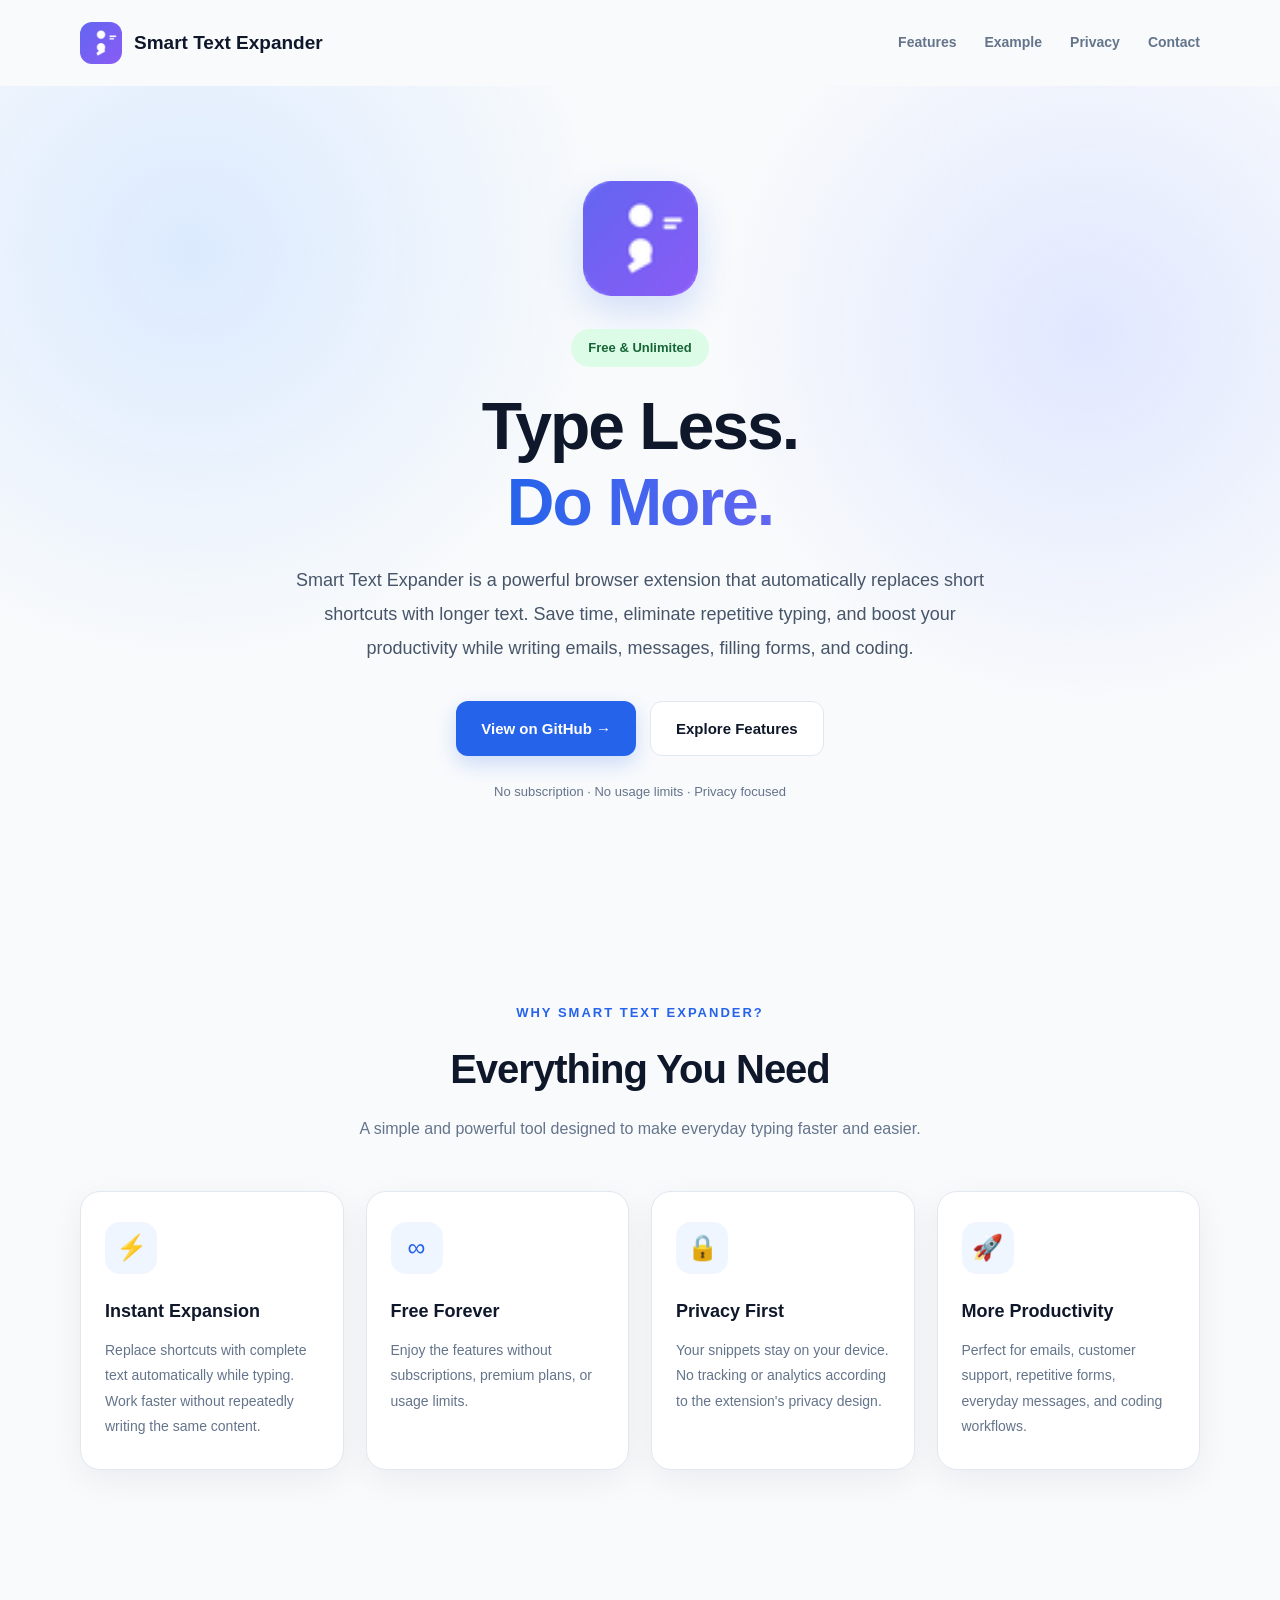
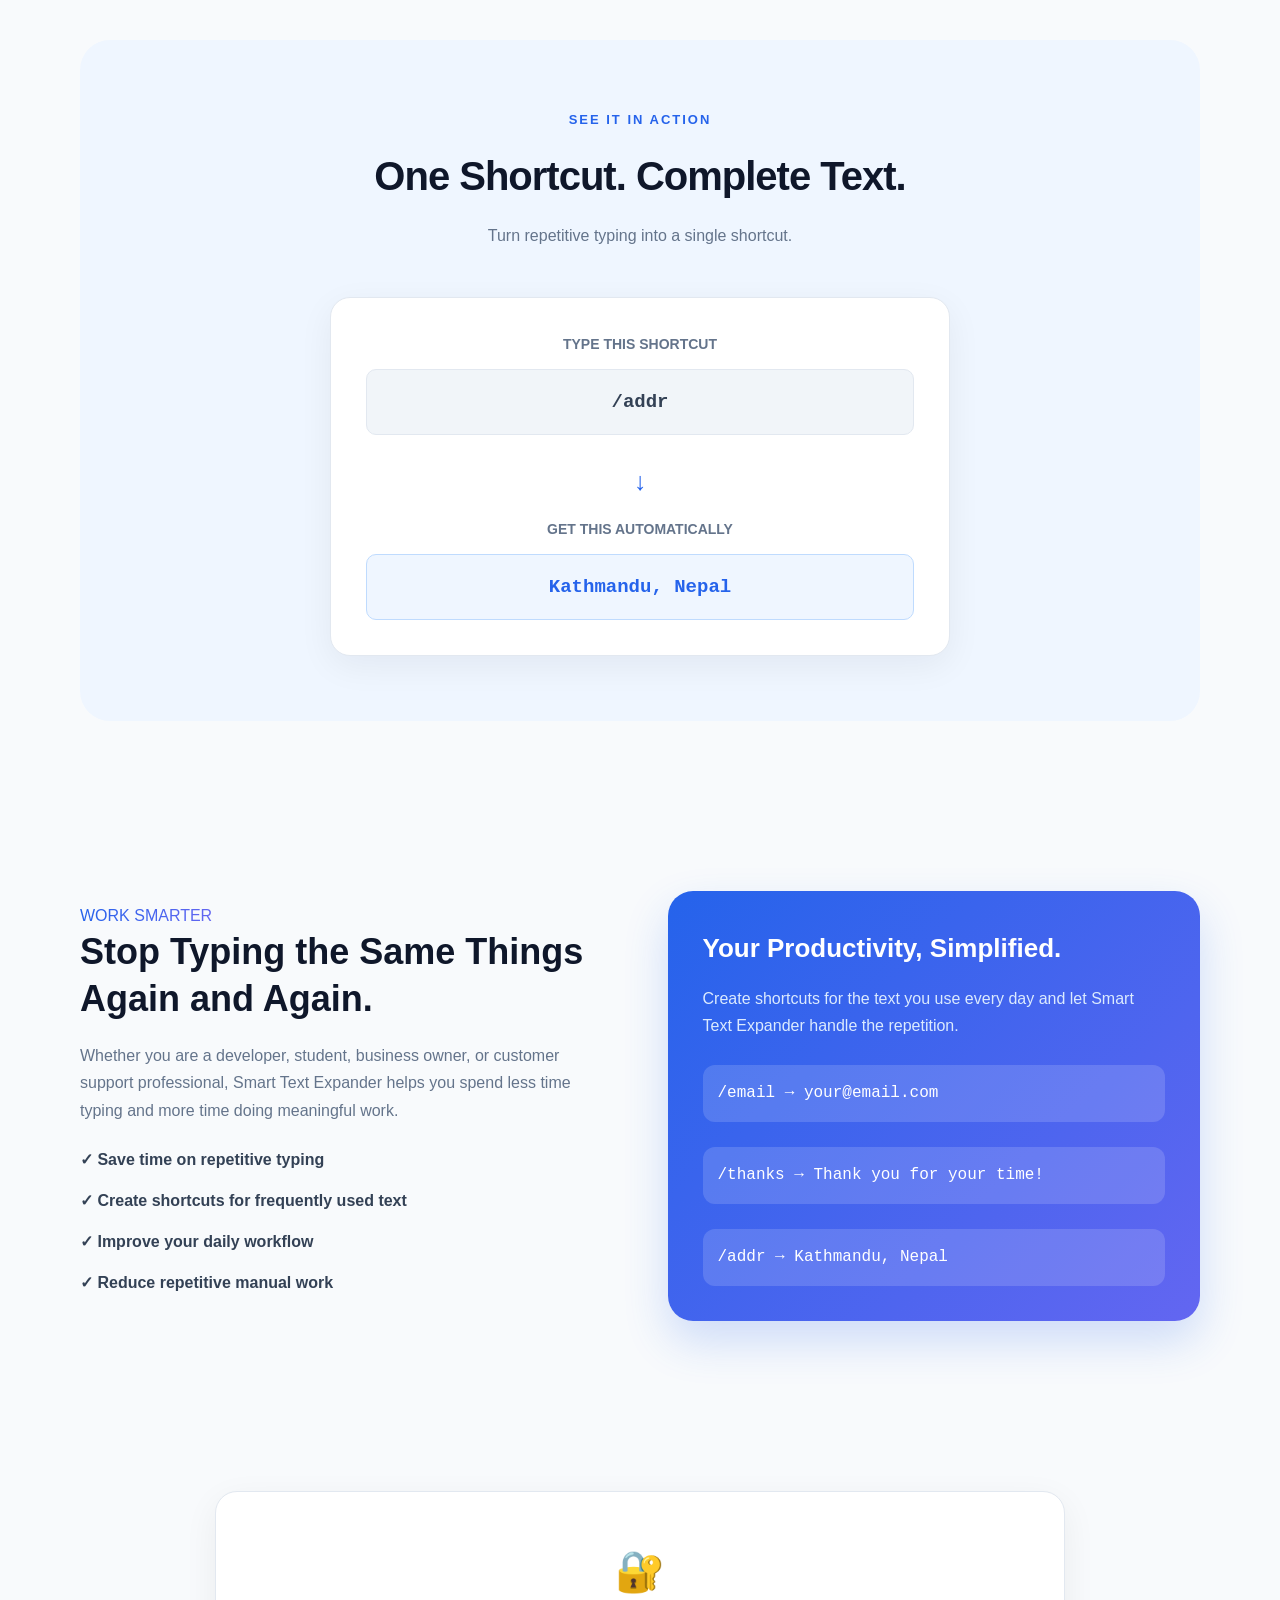
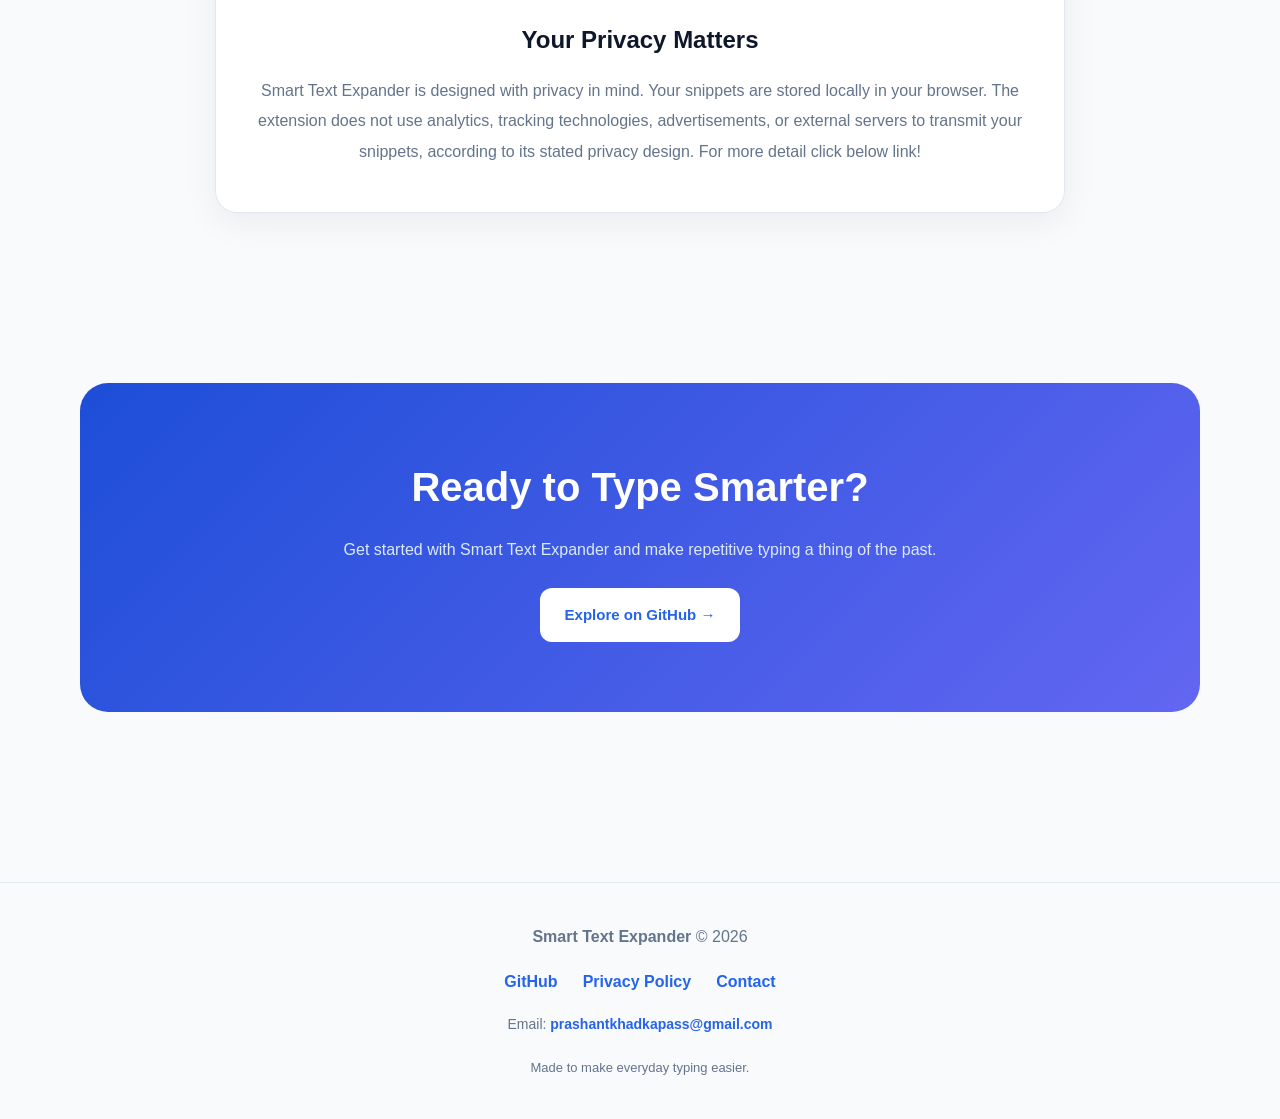
<file: index.html>
<!DOCTYPE html>
<html lang="en">
<head>
    <meta charset="UTF-8">
    <meta name="viewport" content="width=device-width, initial-scale=1.0">

    <title>Smart Text Expander - Type Less, Do More</title>

    <meta name="description" content="Smart Text Expander is a free browser extension that automatically replaces shortcuts with longer text. Save time and boost productivity.">
    <meta name="keywords" content="Smart Text Expander, text expansion, browser extension, productivity, shortcuts">
    <meta name="author" content="Prashant Khadka">
    <meta name="theme-color" content="#f8faff">

    <link rel="icon" type="image/png" sizes="48x48" href="icon48.png">
    <link rel="icon" type="image/png" sizes="128x128" href="icon128.png">

    <style>
        :root {
            --primary: #2563eb;
            --primary-dark: #1d4ed8;
            --secondary: #6366f1;
            --text: #0f172a;
            --muted: #64748b;
            --background: #f8fafc;
            --white: #ffffff;
            --border: #e2e8f0;
            --radius: 20px;
            --shadow: 0 10px 35px rgba(15, 23, 42, 0.06);
        }

        * {
            margin: 0;
            padding: 0;
            box-sizing: border-box;
        }

        html {
            scroll-behavior: smooth;
        }

        body {
            font-family: Inter, "Segoe UI", Arial, sans-serif;
            background: var(--background);
            color: var(--text);
            line-height: 1.7;
            -webkit-font-smoothing: antialiased;
        }

        a {
            text-decoration: none;
        }

        .container {
            width: min(1120px, 90%);
            margin: auto;
        }

        /* Navigation */

        .navbar {
            display: flex;
            justify-content: space-between;
            align-items: center;
            padding: 22px 0;
        }

        .brand {
            display: flex;
            align-items: center;
            gap: 12px;
            font-size: 19px;
            font-weight: 800;
            color: var(--text);
        }

        .brand img {
            width: 42px;
            height: 42px;
            border-radius: 12px;
        }

        .nav-links {
            display: flex;
            align-items: center;
            gap: 28px;
        }

        .nav-links a {
            color: var(--muted);
            font-size: 14px;
            font-weight: 600;
            transition: .2s;
        }

        .nav-links a:hover {
            color: var(--primary);
        }

        /* Buttons */

        .btn {
            display: inline-flex;
            align-items: center;
            justify-content: center;
            gap: 9px;
            padding: 14px 25px;
            border-radius: 12px;
            font-weight: 700;
            font-size: 15px;
            transition: .25s ease;
            cursor: pointer;
        }

        .btn-primary {
            background: var(--primary);
            color: white;
            box-shadow: 0 8px 20px rgba(37, 99, 235, .2);
        }

        .btn-primary:hover {
            background: var(--primary-dark);
            transform: translateY(-3px);
        }

        .btn-outline {
            border: 1px solid var(--border);
            color: var(--text);
            background: white;
        }

        .btn-outline:hover {
            border-color: var(--primary);
            color: var(--primary);
            transform: translateY(-3px);
        }

        /* Hero */

        .hero {
            text-align: center;
            padding: 95px 20px 110px;
            background:
                radial-gradient(circle at 15% 20%, #dbeafe 0, transparent 32%),
                radial-gradient(circle at 85% 30%, #e0e7ff 0, transparent 30%);
            border-radius: 0 0 35px 35px;
        }

        .hero-logo {
            width: 115px;
            height: 115px;
            object-fit: cover;
            border-radius: 28px;
            margin-bottom: 25px;
            box-shadow: 0 15px 35px rgba(37, 99, 235, .18);
        }

        .badge {
            display: inline-block;
            padding: 8px 17px;
            background: #dcfce7;
            color: #166534;
            border-radius: 50px;
            font-size: 13px;
            font-weight: 800;
            margin-bottom: 22px;
        }

        .hero h1 {
            font-size: clamp(38px, 6vw, 66px);
            line-height: 1.15;
            letter-spacing: -2px;
            font-weight: 850;
            margin-bottom: 22px;
        }

        .gradient-text {
            background: linear-gradient(90deg, #2563eb, #6366f1);
            -webkit-background-clip: text;
            background-clip: text;
            color: transparent;
        }

        .hero p {
            max-width: 720px;
            margin: auto;
            color: #475569;
            font-size: 18px;
            line-height: 1.9;
        }

        .hero-buttons {
            display: flex;
            justify-content: center;
            gap: 14px;
            flex-wrap: wrap;
            margin-top: 35px;
        }

        .hero-note {
            margin-top: 25px;
            font-size: 13px;
            color: var(--muted);
        }

        /* General sections */

        .section {
            padding: 85px 0;
        }

        .section-heading {
            text-align: center;
            margin-bottom: 48px;
        }

        .section-heading span {
            color: var(--primary);
            font-weight: 800;
            font-size: 13px;
            text-transform: uppercase;
            letter-spacing: 2px;
        }

        .section-heading h2 {
            font-size: clamp(28px, 4vw, 40px);
            margin-top: 10px;
            letter-spacing: -1px;
        }

        .section-heading p {
            color: var(--muted);
            margin-top: 12px;
        }

        /* Features */

        .features {
            display: grid;
            grid-template-columns: repeat(4, 1fr);
            gap: 22px;
        }

        .card {
            background: var(--white);
            padding: 30px 24px;
            border: 1px solid var(--border);
            border-radius: var(--radius);
            box-shadow: var(--shadow);
            transition: .3s ease;
        }

        .card:hover {
            transform: translateY(-7px);
            box-shadow: 0 18px 40px rgba(15, 23, 42, .09);
        }

        .feature-icon {
            width: 52px;
            height: 52px;
            display: flex;
            align-items: center;
            justify-content: center;
            background: #eff6ff;
            color: var(--primary);
            border-radius: 15px;
            font-size: 25px;
            margin-bottom: 22px;
        }

        .card h3 {
            font-size: 18px;
            margin-bottom: 12px;
        }

        .card p {
            font-size: 14px;
            color: var(--muted);
            line-height: 1.8;
        }

        /* Example */

        .example-section {
            background: #eff6ff;
            border-radius: 30px;
            padding: 65px 25px;
            text-align: center;
        }

        .example-box {
            max-width: 620px;
            margin: 35px auto 0;
            background: white;
            border: 1px solid var(--border);
            border-radius: 20px;
            padding: 35px;
            box-shadow: var(--shadow);
        }

        .example-label {
            color: var(--muted);
            font-size: 14px;
            font-weight: 700;
        }

        .code {
            background: #f1f5f9;
            padding: 16px;
            margin: 12px 0 25px;
            border-radius: 10px;
            font-family: Consolas, monospace;
            font-size: 19px;
            font-weight: 700;
            color: #334155;
            border: 1px solid var(--border);
        }

        .code.result {
            background: #eff6ff;
            border-color: #bfdbfe;
            color: var(--primary);
            margin-bottom: 0;
        }

        .arrow {
            color: var(--primary);
            font-size: 25px;
            margin-bottom: 15px;
        }

        /* Benefits */

        .benefits {
            display: grid;
            grid-template-columns: 1fr 1fr;
            align-items: center;
            gap: 55px;
        }

        .benefit-content h2 {
            font-size: 36px;
            line-height: 1.3;
            margin-bottom: 20px;
        }

        .benefit-content p {
            color: var(--muted);
            margin-bottom: 22px;
        }

        .benefit-list {
            list-style: none;
        }

        .benefit-list li {
            margin: 14px 0;
            color: #334155;
            font-weight: 600;
        }

        .benefit-visual {
            padding: 35px;
            background: linear-gradient(135deg, #2563eb, #6366f1);
            border-radius: 25px;
            color: white;
            box-shadow: 0 20px 45px rgba(37, 99, 235, .2);
        }

        .benefit-visual h3 {
            font-size: 26px;
            margin-bottom: 15px;
        }

        .benefit-visual p {
            color: #dbeafe;
        }

        .mini-snippet {
            margin-top: 25px;
            padding: 15px;
            border-radius: 12px;
            background: rgba(255,255,255,.15);
            font-family: Consolas, monospace;
        }

        /* Privacy */

        .privacy-box {
            max-width: 850px;
            margin: auto;
            padding: 45px 35px;
            text-align: center;
            background: white;
            border: 1px solid var(--border);
            border-radius: 22px;
            box-shadow: var(--shadow);
        }

        .privacy-icon {
            font-size: 40px;
            margin-bottom: 15px;
        }

        .privacy-box h2 {
            margin-bottom: 15px;
        }

        .privacy-box p {
            color: var(--muted);
            line-height: 1.9;
        }

        /* CTA */

        .cta {
            text-align: center;
            padding: 70px 25px;
            background: linear-gradient(135deg, #1d4ed8, #6366f1);
            color: white;
            border-radius: 28px;
        }

        .cta h2 {
            font-size: clamp(28px, 4vw, 40px);
            margin-bottom: 15px;
        }

        .cta p {
            color: #dbeafe;
            margin-bottom: 25px;
        }

        .cta .btn {
            background: white;
            color: var(--primary);
        }

        .cta .btn:hover {
            transform: translateY(-3px);
        }

        /* Footer */

        .footer {
            margin-top: 85px;
            padding: 40px 20px;
            border-top: 1px solid var(--border);
            text-align: center;
            color: var(--muted);
        }

        .footer a {
            color: var(--primary);
            font-weight: 700;
        }

        .footer a:hover {
            text-decoration: underline;
        }

        .footer-links {
            display: flex;
            justify-content: center;
            flex-wrap: wrap;
            gap: 25px;
            margin: 18px 0;
        }

        .contact {
            margin-top: 15px;
            font-size: 14px;
        }

        /* Responsive */

        @media(max-width: 900px) {
            .features {
                grid-template-columns: repeat(2, 1fr);
            }

            .benefits {
                grid-template-columns: 1fr;
            }
        }

        @media(max-width: 600px) {
            .navbar {
                flex-direction: column;
                gap: 18px;
            }

            .nav-links {
                gap: 17px;
                flex-wrap: wrap;
                justify-content: center;
            }

            .hero {
                padding: 65px 15px 75px;
            }

            .hero h1 {
                letter-spacing: -1px;
            }

            .hero p {
                font-size: 15px;
            }

            .features {
                grid-template-columns: 1fr;
            }

            .section {
                padding: 60px 0;
            }

            .example-box {
                padding: 25px 18px;
            }

            .benefit-content h2 {
                font-size: 29px;
            }

            .privacy-box {
                padding: 30px 20px;
            }

            .footer-links {
                gap: 15px;
            }
        }

        /* Reduced motion accessibility */

        @media(prefers-reduced-motion: reduce) {
            *,
            *::before,
            *::after {
                scroll-behavior: auto !important;
                transition-duration: .01ms !important;
                animation-duration: .01ms !important;
            }
        }
    </style>
</head>

<body>

    <!-- Navigation -->

    <div class="container">
        <nav class="navbar" aria-label="Main navigation">

            <a href="#" class="brand">
                <img src="icon48.png" alt="" width="48"
            height="48" >
                Smart Text Expander
            </a>

            <div class="nav-links">
                <a href="#features">Features</a>
                <a href="#example">Example</a>
                <a href="#privacy">Privacy</a>
                <a href="#contact">Contact</a>
            </div>

        </nav>
    </div>

    <!-- Hero -->

    <header class="hero">

        <img
            src="icon48.png"
            alt="Smart Text Expander logo"
            class="hero-logo"
            width="48"
            height="48"
        >

        <div>
            <span class="badge">Free & Unlimited</span>
        </div>

        <h1>
            Type Less.<br>
            <span class="gradient-text">Do More.</span>
        </h1>

        <p>
            Smart Text Expander is a powerful browser extension
            that automatically replaces short shortcuts with
            longer text. Save time, eliminate repetitive typing,
            and boost your productivity while writing emails,
            messages, filling forms, and coding.
        </p>

        <div class="hero-buttons">

            <a
                class="btn btn-primary"
                href="https://github.com/Prasaint/Smart-Text-Expander"
                target="_blank"
                rel="noopener noreferrer"
            >
                View on GitHub →
            </a>

            <a href="#features" class="btn btn-outline">
                Explore Features
            </a>

        </div>

        <div class="hero-note">
            No subscription · No usage limits · Privacy focused
        </div>

    </header>

    <main class="container">

        <!-- Features -->

        <section class="section" id="features">

            <div class="section-heading">
                <span>Why Smart Text Expander?</span>
                <h2>Everything You Need</h2>
                <p>
                    A simple and powerful tool designed to make
                    everyday typing faster and easier.
                </p>
            </div>

            <div class="features">

                <article class="card">
                    <div class="feature-icon">⚡</div>
                    <h3>Instant Expansion</h3>
                    <p>
                        Replace shortcuts with complete text
                        automatically while typing. Work faster
                        without repeatedly writing the same content.
                    </p>
                </article>

                <article class="card">
                    <div class="feature-icon">∞</div>
                    <h3>Free Forever</h3>
                    <p>
                        Enjoy the features without subscriptions,
                        premium plans, or usage limits.
                    </p>
                </article>

                <article class="card">
                    <div class="feature-icon">🔒</div>
                    <h3>Privacy First</h3>
                    <p>
                        Your snippets stay on your device.
                        No tracking or analytics according to
                        the extension's privacy design.
                    </p>
                </article>

                <article class="card">
                    <div class="feature-icon">🚀</div>
                    <h3>More Productivity</h3>
                    <p>
                        Perfect for emails, customer support,
                        repetitive forms, everyday messages,
                        and coding workflows.
                    </p>
                </article>

            </div>

        </section>

        <!-- Example -->

        <section class="section" id="example">

            <div class="example-section">

                <div class="section-heading">
                    <span>See It In Action</span>
                    <h2>One Shortcut. Complete Text.</h2>
                    <p>
                        Turn repetitive typing into a single shortcut.
                    </p>
                </div>

                <div class="example-box">

                    <div class="example-label">
                        TYPE THIS SHORTCUT
                    </div>

                    <div class="code">
                        /addr
                    </div>

                    <div class="arrow">↓</div>

                    <div class="example-label">
                        GET THIS AUTOMATICALLY
                    </div>

                    <div class="code result">
                        Kathmandu, Nepal
                    </div>

                </div>

            </div>

        </section>

        <!-- Benefits -->

        <section class="section">

            <div class="benefits">

                <div class="benefit-content">

                    <span class="gradient-text">
                        WORK SMARTER
                    </span>

                    <h2>
                        Stop Typing the Same Things Again and Again.
                    </h2>

                    <p>
                        Whether you are a developer, student,
                        business owner, or customer support
                        professional, Smart Text Expander helps
                        you spend less time typing and more time
                        doing meaningful work.
                    </p>

                    <ul class="benefit-list">
                        <li>✓ Save time on repetitive typing</li>
                        <li>✓ Create shortcuts for frequently used text</li>
                        <li>✓ Improve your daily workflow</li>
                        <li>✓ Reduce repetitive manual work</li>
                    </ul>

                </div>

                <div class="benefit-visual">

                    <h3>Your Productivity, Simplified.</h3>

                    <p>
                        Create shortcuts for the text you use
                        every day and let Smart Text Expander
                        handle the repetition.
                    </p>

                    <div class="mini-snippet">
                        /email → your@email.com
                    </div>

                    <div class="mini-snippet">
                        /thanks → Thank you for your time!
                    </div>

                    <div class="mini-snippet">
                        /addr → Kathmandu, Nepal
                    </div>

                </div>

            </div>

        </section>

        <!-- Privacy -->

        <section class="section" id="privacy">

            <div class="privacy-box">

                <div class="privacy-icon">🔐</div>

                <h2>Your Privacy Matters</h2>

                <p>
                    Smart Text Expander is designed with privacy
                    in mind. Your snippets are stored locally
                    in your browser. The extension does not use
                    analytics, tracking technologies, advertisements,
                    or external servers to transmit your snippets,
                    according to its stated privacy design. For more detail click below link!
                </p>

            </div>

        </section>

        <!-- CTA -->

        <section class="section">

            <div class="cta">

                <h2>Ready to Type Smarter?</h2>

                <p>
                    Get started with Smart Text Expander
                    and make repetitive typing a thing of the past.
                </p>

                <a
                    href="https://github.com/Prasaint/Smart-Text-Expander"
                    target="_blank"
                    rel="noopener noreferrer"
                    class="btn"
                >
                    Explore on GitHub →
                </a>

            </div>

        </section>

    </main>

    <!-- Footer -->

    <footer class="footer" id="contact">

        <p>
            <strong>Smart Text Expander</strong> ©
            <span id="year">2026</span>
        </p>

        <div class="footer-links">

            <a
                href="https://github.com/Prasaint/Smart-Text-Expander"
                target="_blank"
                rel="noopener noreferrer"
            >
                GitHub
            </a>

            <a href="privacy-policy.html">
                Privacy Policy
            </a>

            <a href="mailto:prashantkhadkapass@gmail.com">
                Contact
            </a>

        </div>

        <div class="contact">
            Email:
            <a href="mailto:prashantkhadkapass@gmail.com">
                prashantkhadkapass@gmail.com
            </a>
        </div>

        <p style="margin-top:20px;font-size:13px;">
            Made to make everyday typing easier.
        </p>

    </footer>

    <script>
        document.getElementById("year").textContent =
            new Date().getFullYear();
    </script>

</body>
</html>
</file>
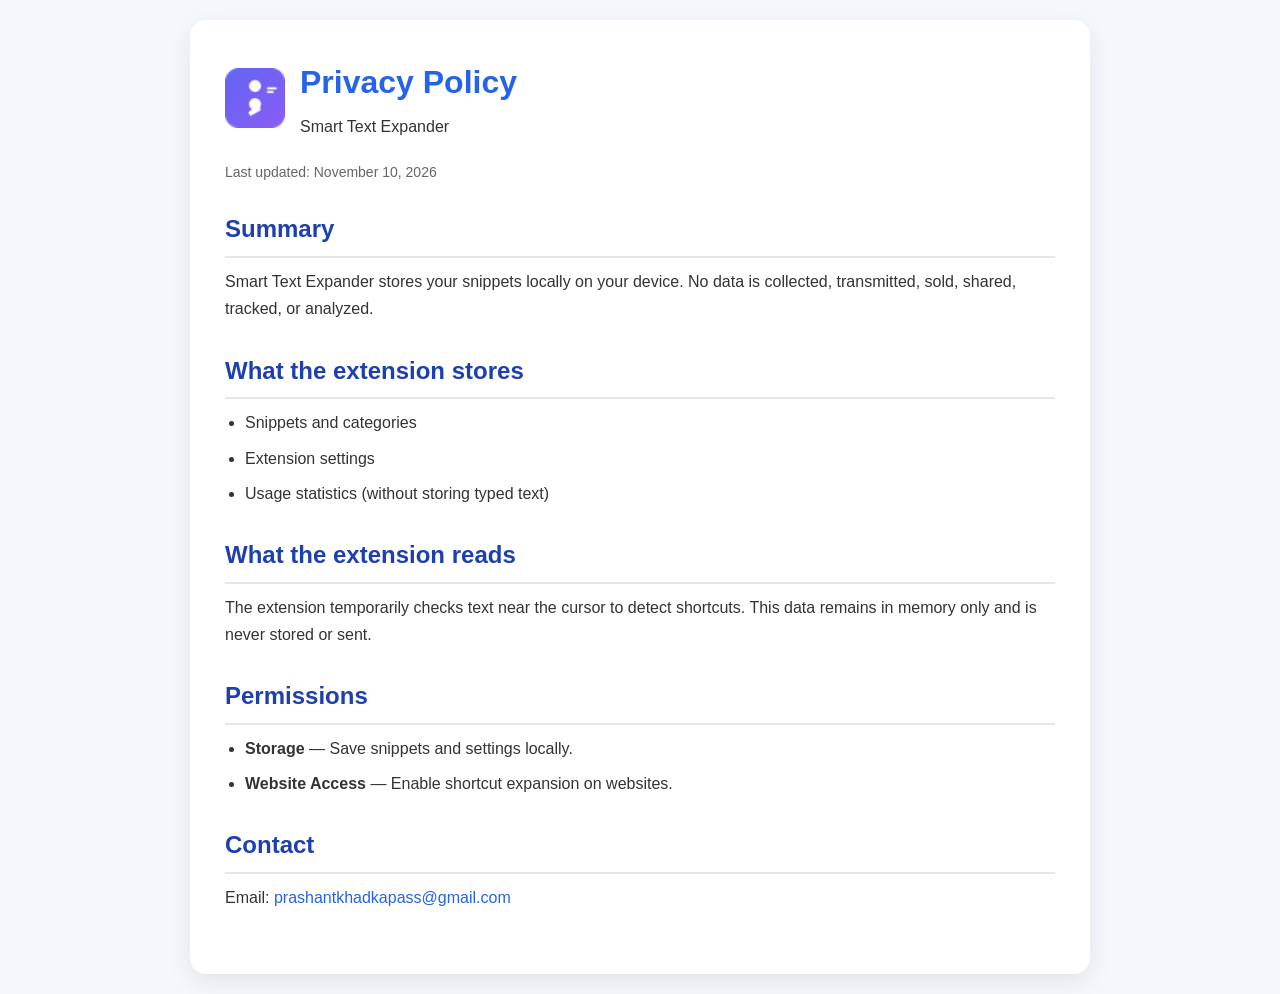
<file: privacy-policy.html>
<!doctype html>
<html lang="en">
<head>
  <meta charset="utf-8">
  <meta name="viewport" content="width=device-width, initial-scale=1">
  <title>Privacy Policy - Smart Text Expander</title>
  <link rel="icon" href="icon48.png">
  <link rel="stylesheet" href="privacy.css">
</head>
<body>
  <div class="container">
    <div class="card">
      <div class="header">
        <img src="icons/icon48.png" alt="Smart Text Expander Logo">
        <div>
          <h1>Privacy Policy</h1>
          <p>Smart Text Expander</p>
        </div>
      </div>

      <p class="updated">Last updated: November 10, 2026</p>

      <section>
        <h2>Summary</h2>
        <p>
          Smart Text Expander stores your snippets locally on your device.
          No data is collected, transmitted, sold, shared, tracked, or analyzed.
        </p>
      </section>

      <section>
        <h2>What the extension stores</h2>
        <ul>
          <li>Snippets and categories</li>
          <li>Extension settings</li>
          <li>Usage statistics (without storing typed text)</li>
        </ul>
      </section>

      <section>
        <h2>What the extension reads</h2>
        <p>
          The extension temporarily checks text near the cursor to detect
          shortcuts. This data remains in memory only and is never stored or sent.
        </p>
      </section>

      <section>
        <h2>Permissions</h2>
        <ul>
          <li><strong>Storage</strong> — Save snippets and settings locally.</li>
          <li><strong>Website Access</strong> — Enable shortcut expansion on websites.</li>
        </ul>
      </section>

      <section>
        <h2>Contact</h2>
        <p>
          Email:
          <a href="mailto:prashantkhadkapass@gmail.com">
            prashantkhadkapass@gmail.com
          </a>
        </p>
      </section>
    </div>
  </div>
</body>
</html>
</file>
<file: privacy.css>
* {
    margin: 0;
    padding: 0;
    box-sizing: border-box;
}

body {
    font-family: "Segoe UI", sans-serif;
    background: #f4f7fb;
    color: #333;
    line-height: 1.7;
    padding: 20px;
}

.container {
    max-width: 900px;
    margin: 0 auto;
}

.card {
    background: #fff;
    padding: 35px;
    border-radius: 16px;
    box-shadow: 0 8px 25px rgba(0,0,0,0.08);
}

.header {
    display: flex;
    align-items: center;
    gap: 15px;
    margin-bottom: 20px;
}

.header img {
    width: 60px;
    height: 60px;
}

.header h1 {
    color: #2563eb;
    margin-bottom: 4px;
}

.updated {
    color: #666;
    margin-bottom: 25px;
    font-size: 14px;
}

section {
    margin-bottom: 28px;
}

section h2 {
    color: #1e40af;
    margin-bottom: 10px;
    border-bottom: 2px solid #e5e7eb;
    padding-bottom: 6px;
}

ul {
    padding-left: 20px;
}

li {
    margin-bottom: 8px;
}

a {
    color: #2563eb;
    text-decoration: none;
}

a:hover {
    text-decoration: underline;
}

@media (max-width: 768px) {
    .card {
        padding: 20px;
    }

    .header {
        flex-direction: column;
        text-align: center;
    }

    .header img {
        width: 50px;
        height: 50px;
    }

    .header h1 {
        font-size: 28px;
    }
}

@media (max-width: 480px) {
    body {
        padding: 10px;
    }

    .card {
        padding: 15px;
        border-radius: 10px;
    }

    .header h1 {
        font-size: 22px;
    }

    section h2 {
        font-size: 18px;
    }
}
</file>
